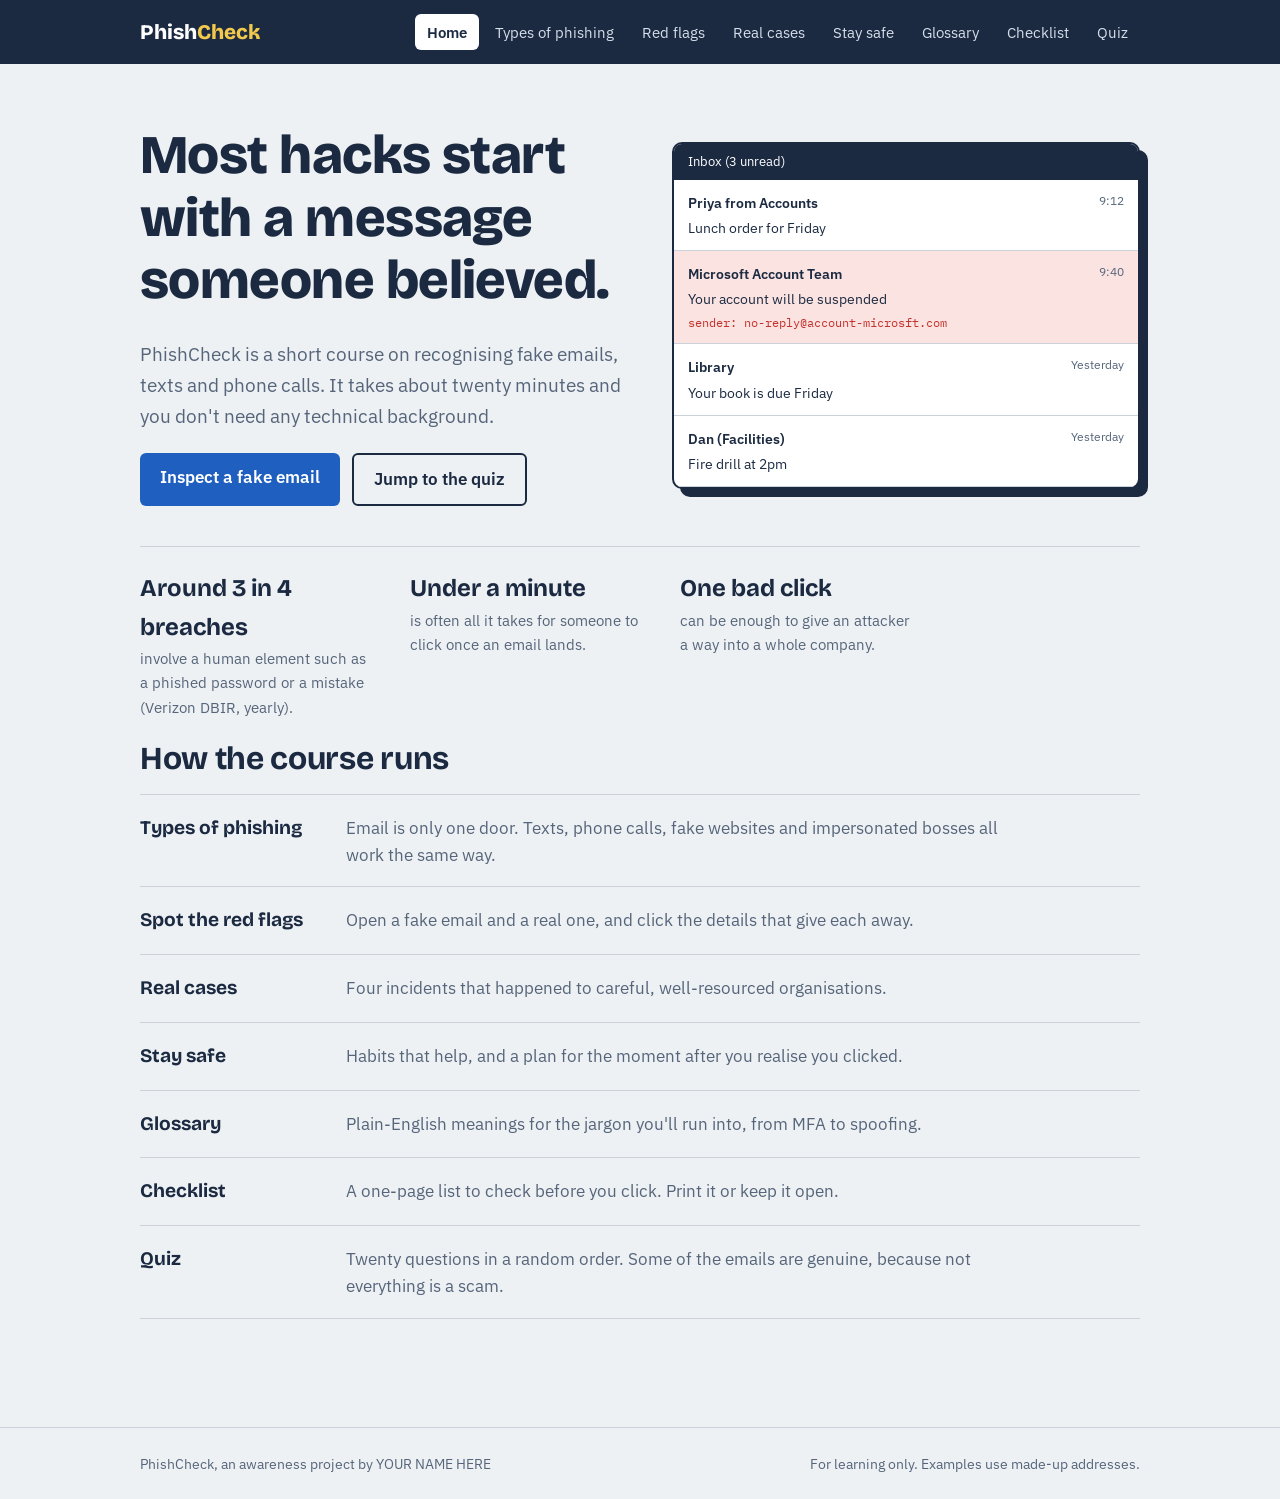
<file: index.html>
<!DOCTYPE html>
<html lang="en">
<head>
<meta charset="utf-8">
<meta name="viewport" content="width=device-width, initial-scale=1">
<title>Spot the hook before you bite | PhishCheck</title>
<meta name="description" content="A short, hands-on course on recognising phishing emails, texts and calls.">
<link rel="preconnect" href="https://fonts.googleapis.com">
<link rel="preconnect" href="https://fonts.gstatic.com" crossorigin>
<link href="https://fonts.googleapis.com/css2?family=Bricolage+Grotesque:wght@600;700;800&family=IBM+Plex+Mono&family=IBM+Plex+Sans:wght@400;600&display=swap" rel="stylesheet">
<link rel="stylesheet" href="css/style.css">
</head>
<body>
<a class="skip" href="#content">Skip to content</a>
<header class="site"><div class="wrap">
<a class="brand" href="index.html">Phish<span>Check</span></a>
<nav class="main" aria-label="Main"><a href="index.html" aria-current="page">Home</a><a href="types.html">Types of phishing</a><a href="red-flags.html">Red flags</a><a href="cases.html">Real cases</a><a href="stay-safe.html">Stay safe</a><a href="glossary.html">Glossary</a><a href="checklist.html">Checklist</a><a href="quiz.html">Quiz</a></nav>
</div></header>
<main id="content"><div class="wrap">

<div class="hero">
  <div>
    <h1>Most hacks start with a message someone believed.</h1>
    <p class="lead">PhishCheck is a short course on recognising fake emails, texts and phone calls. It takes about twenty minutes and you don't need any technical background.</p>
    <div class="actions">
      <a class="btn" href="red-flags.html">Inspect a fake email</a>
      <a class="btn ghost" href="quiz.html">Jump to the quiz</a>
    </div>
  </div>
  <div class="inbox" aria-label="Example inbox">
    <div class="bar">Inbox (3 unread)</div>
    <div class="row"><b>Priya from Accounts</b><small>9:12</small><span>Lunch order for Friday</span></div>
    <div class="row bad"><b>Microsoft Account Team</b><small>9:40</small><span>Your account will be suspended</span><span class="tag">sender: no-reply@account-microsft.com</span></div>
    <div class="row"><b>Library</b><small>Yesterday</small><span>Your book is due Friday</span></div>
    <div class="row"><b>Dan (Facilities)</b><small>Yesterday</small><span>Fire drill at 2pm</span></div>
  </div>
</div>
<div class="stats">
  <p><strong>Around 3 in 4 breaches</strong>involve a human element such as a phished password or a mistake (Verizon DBIR, yearly).</p>
  <p><strong>Under a minute</strong>is often all it takes for someone to click once an email lands.</p>
  <p><strong>One bad click</strong>can be enough to give an attacker a way into a whole company.</p>
</div>
<section>
  <h2>How the course runs</h2>
  <ul class="path">
    <li><a class="t" href="types.html">Types of phishing</a><p>Email is only one door. Texts, phone calls, fake websites and impersonated bosses all work the same way.</p></li>
    <li><a class="t" href="red-flags.html">Spot the red flags</a><p>Open a fake email and a real one, and click the details that give each away.</p></li>
    <li><a class="t" href="cases.html">Real cases</a><p>Four incidents that happened to careful, well-resourced organisations.</p></li>
    <li><a class="t" href="stay-safe.html">Stay safe</a><p>Habits that help, and a plan for the moment after you realise you clicked.</p></li>
    <li><a class="t" href="glossary.html">Glossary</a><p>Plain-English meanings for the jargon you'll run into, from MFA to spoofing.</p></li>
    <li><a class="t" href="checklist.html">Checklist</a><p>A one-page list to check before you click. Print it or keep it open.</p></li>
    <li><a class="t" href="quiz.html">Quiz</a><p>Twenty questions in a random order. Some of the emails are genuine, because not everything is a scam.</p></li>
  </ul>
</section>

</div></main>
<footer class="site"><div class="wrap">
<span>PhishCheck, an awareness project by YOUR NAME HERE</span>
<span>For learning only. Examples use made-up addresses.</span>
</div></footer>

</body>
</html>
</file>
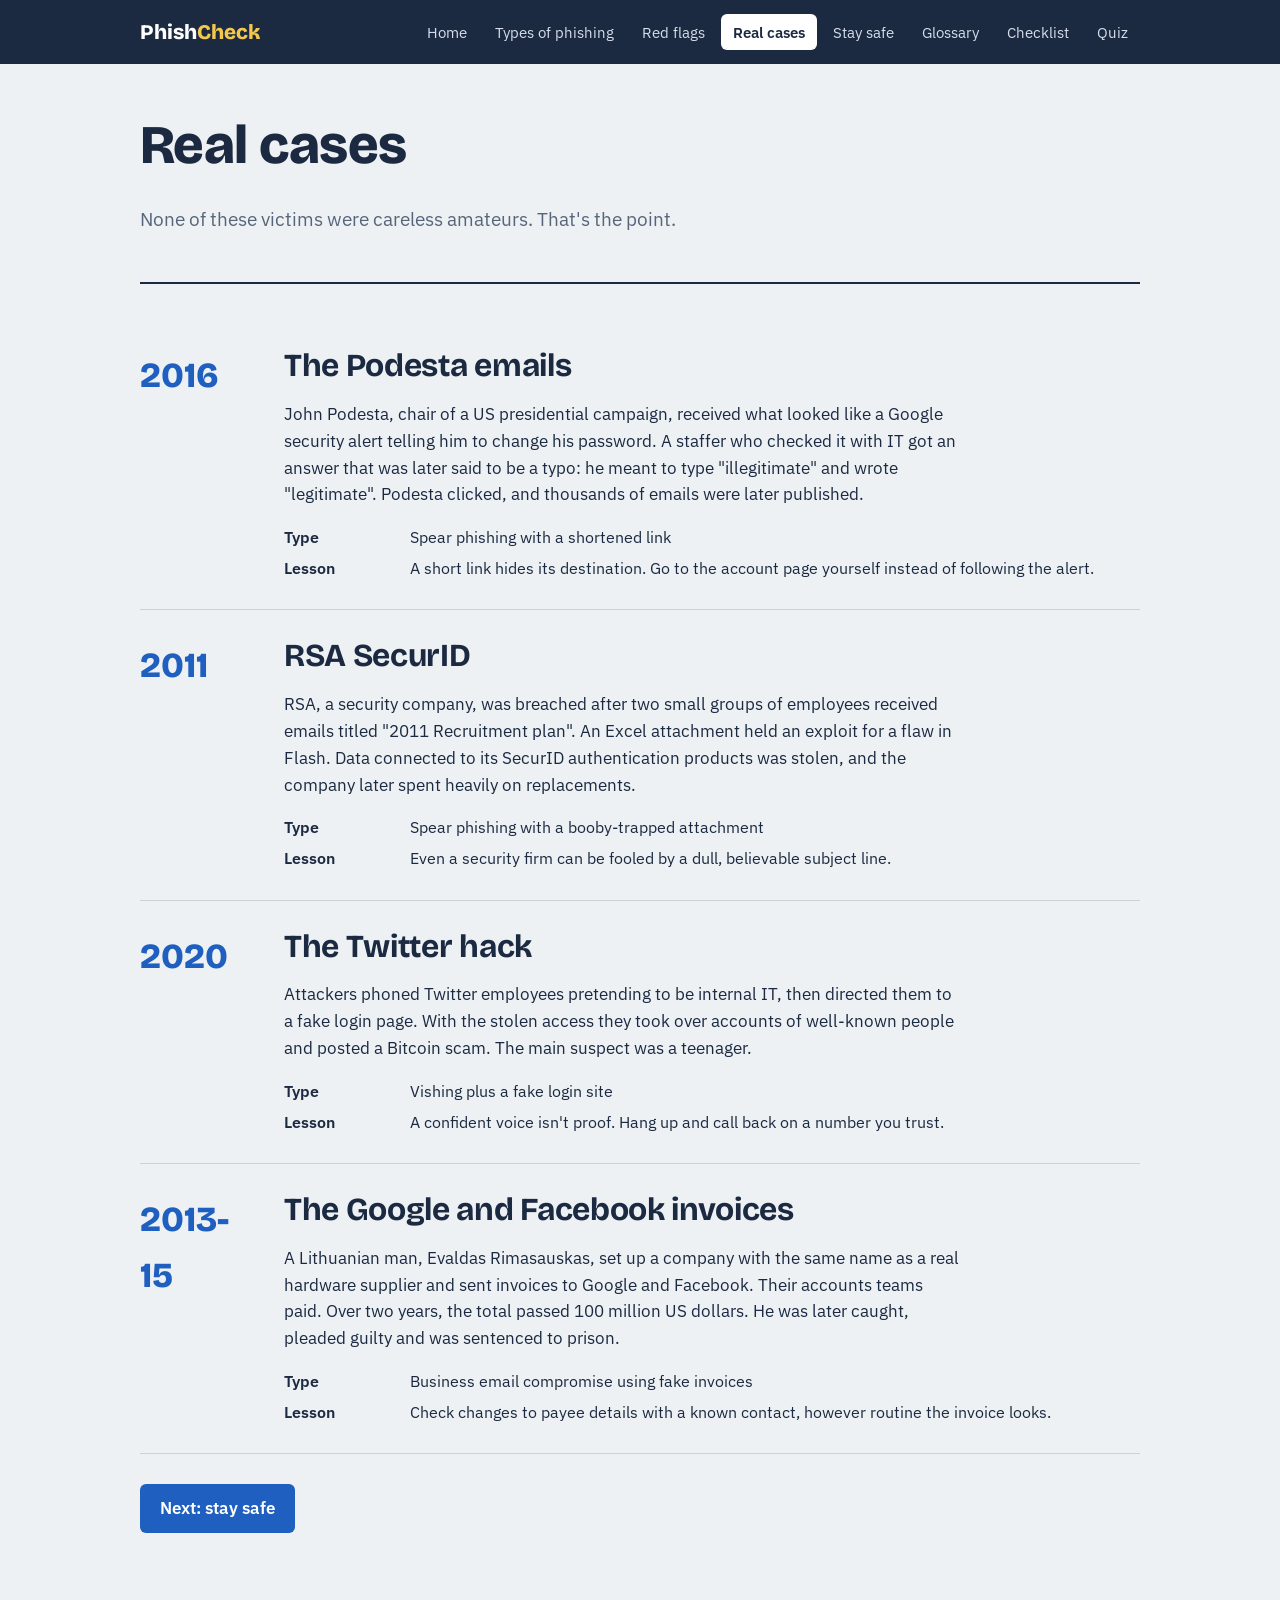
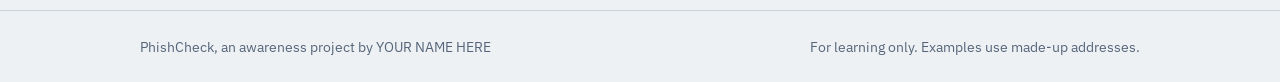
<file: cases.html>
<!DOCTYPE html>
<html lang="en">
<head>
<meta charset="utf-8">
<meta name="viewport" content="width=device-width, initial-scale=1">
<title>Real cases | PhishCheck</title>
<meta name="description" content="A short, hands-on course on recognising phishing emails, texts and calls.">
<link rel="preconnect" href="https://fonts.googleapis.com">
<link rel="preconnect" href="https://fonts.gstatic.com" crossorigin>
<link href="https://fonts.googleapis.com/css2?family=Bricolage+Grotesque:wght@600;700;800&family=IBM+Plex+Mono&family=IBM+Plex+Sans:wght@400;600&display=swap" rel="stylesheet">
<link rel="stylesheet" href="css/style.css">
</head>
<body>
<a class="skip" href="#content">Skip to content</a>
<header class="site"><div class="wrap">
<a class="brand" href="index.html">Phish<span>Check</span></a>
<nav class="main" aria-label="Main"><a href="index.html">Home</a><a href="types.html">Types of phishing</a><a href="red-flags.html">Red flags</a><a href="cases.html" aria-current="page">Real cases</a><a href="stay-safe.html">Stay safe</a><a href="glossary.html">Glossary</a><a href="checklist.html">Checklist</a><a href="quiz.html">Quiz</a></nav>
</div></header>
<main id="content"><div class="wrap">

<div class="pagehead"><h1>Real cases</h1><p class="lead">None of these victims were careless amateurs. That's the point.</p></div>

<div class="case"><div class="yr">2016</div><div>
<h2>The Podesta emails</h2>
<p>John Podesta, chair of a US presidential campaign, received what looked like a Google security alert telling him to change his password. A staffer who checked it with IT got an answer that was later said to be a typo: he meant to type "illegitimate" and wrote "legitimate". Podesta clicked, and thousands of emails were later published.</p>
<dl><dt>Type</dt><dd>Spear phishing with a shortened link</dd><dt>Lesson</dt><dd>A short link hides its destination. Go to the account page yourself instead of following the alert.</dd></dl></div></div>

<div class="case"><div class="yr">2011</div><div>
<h2>RSA SecurID</h2>
<p>RSA, a security company, was breached after two small groups of employees received emails titled "2011 Recruitment plan". An Excel attachment held an exploit for a flaw in Flash. Data connected to its SecurID authentication products was stolen, and the company later spent heavily on replacements.</p>
<dl><dt>Type</dt><dd>Spear phishing with a booby-trapped attachment</dd><dt>Lesson</dt><dd>Even a security firm can be fooled by a dull, believable subject line.</dd></dl></div></div>

<div class="case"><div class="yr">2020</div><div>
<h2>The Twitter hack</h2>
<p>Attackers phoned Twitter employees pretending to be internal IT, then directed them to a fake login page. With the stolen access they took over accounts of well-known people and posted a Bitcoin scam. The main suspect was a teenager.</p>
<dl><dt>Type</dt><dd>Vishing plus a fake login site</dd><dt>Lesson</dt><dd>A confident voice isn't proof. Hang up and call back on a number you trust.</dd></dl></div></div>

<div class="case"><div class="yr">2013-15</div><div>
<h2>The Google and Facebook invoices</h2>
<p>A Lithuanian man, Evaldas Rimasauskas, set up a company with the same name as a real hardware supplier and sent invoices to Google and Facebook. Their accounts teams paid. Over two years, the total passed 100 million US dollars. He was later caught, pleaded guilty and was sentenced to prison.</p>
<dl><dt>Type</dt><dd>Business email compromise using fake invoices</dd><dt>Lesson</dt><dd>Check changes to payee details with a known contact, however routine the invoice looks.</dd></dl></div></div>

<p style="margin-top:30px"><a class="btn" href="stay-safe.html">Next: stay safe</a></p>

</div></main>
<footer class="site"><div class="wrap">
<span>PhishCheck, an awareness project by YOUR NAME HERE</span>
<span>For learning only. Examples use made-up addresses.</span>
</div></footer>

</body>
</html>
</file>
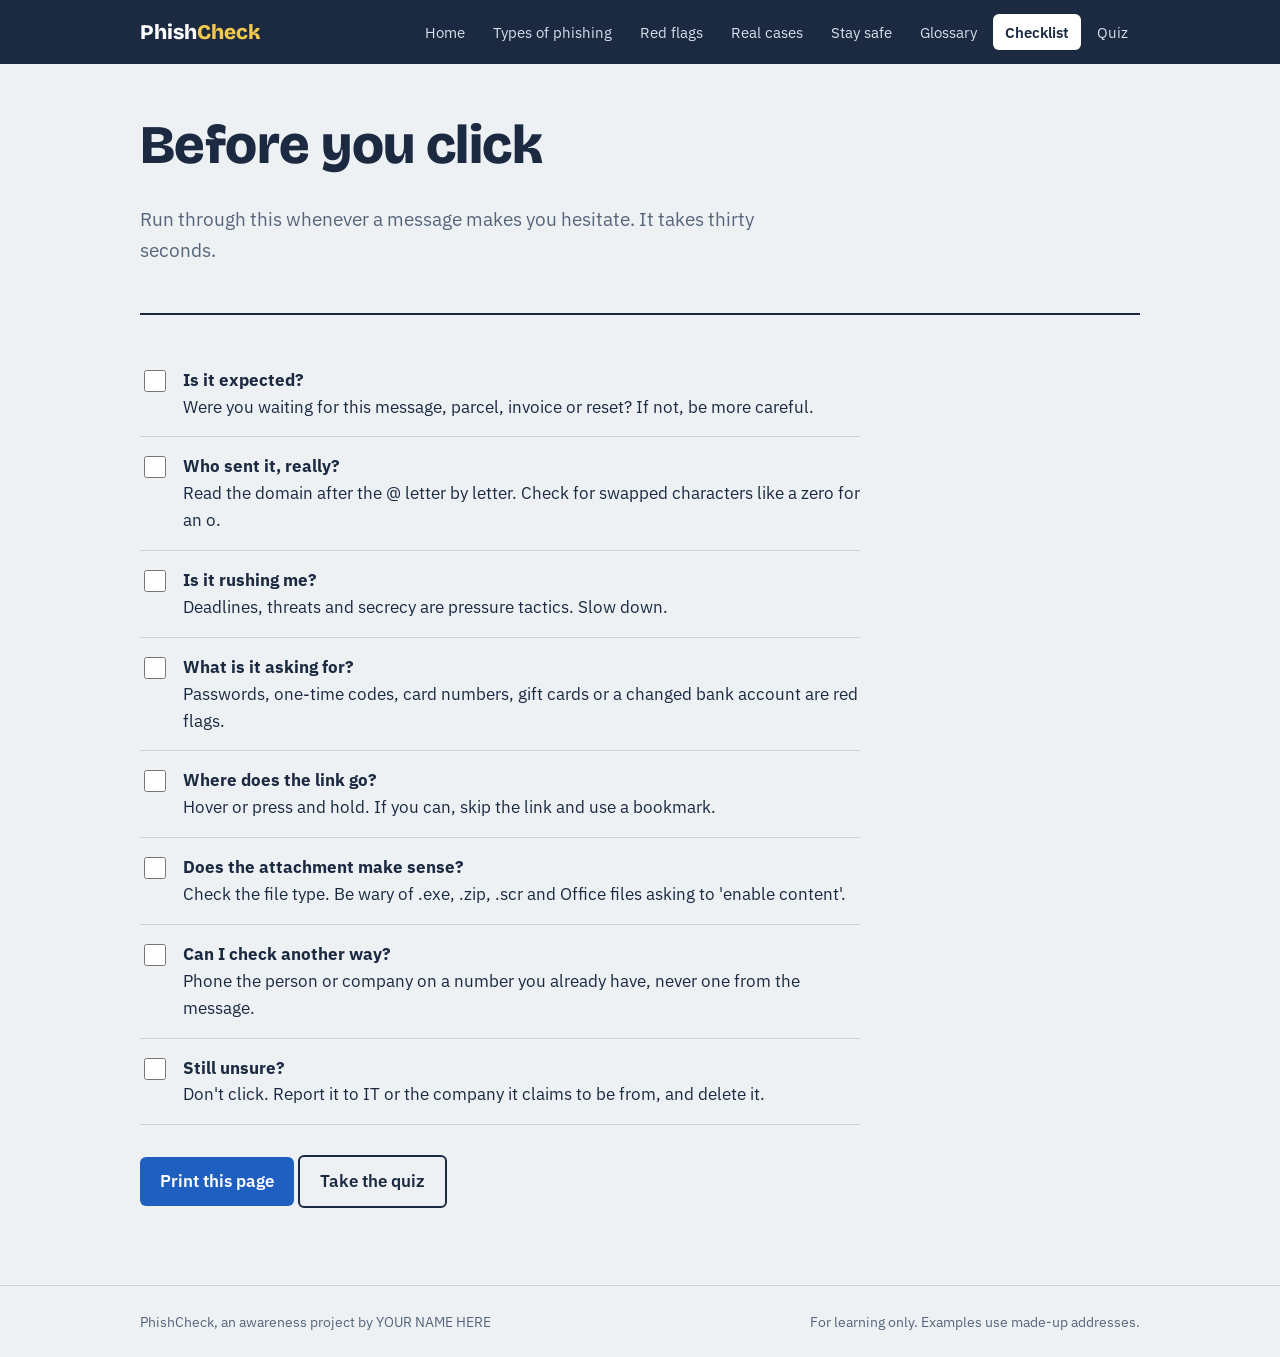
<file: checklist.html>
<!DOCTYPE html>
<html lang="en">
<head>
<meta charset="utf-8">
<meta name="viewport" content="width=device-width, initial-scale=1">
<title>Checklist | PhishCheck</title>
<meta name="description" content="A short, hands-on course on recognising phishing emails, texts and calls.">
<link rel="preconnect" href="https://fonts.googleapis.com">
<link rel="preconnect" href="https://fonts.gstatic.com" crossorigin>
<link href="https://fonts.googleapis.com/css2?family=Bricolage+Grotesque:wght@600;700;800&family=IBM+Plex+Mono&family=IBM+Plex+Sans:wght@400;600&display=swap" rel="stylesheet">
<link rel="stylesheet" href="css/style.css">
</head>
<body>
<a class="skip" href="#content">Skip to content</a>
<header class="site"><div class="wrap">
<a class="brand" href="index.html">Phish<span>Check</span></a>
<nav class="main" aria-label="Main"><a href="index.html">Home</a><a href="types.html">Types of phishing</a><a href="red-flags.html">Red flags</a><a href="cases.html">Real cases</a><a href="stay-safe.html">Stay safe</a><a href="glossary.html">Glossary</a><a href="checklist.html" aria-current="page">Checklist</a><a href="quiz.html">Quiz</a></nav>
</div></header>
<main id="content"><div class="wrap">

<div class="pagehead"><h1>Before you click</h1><p class="lead">Run through this whenever a message makes you hesitate. It takes thirty seconds.</p></div>
<ul class="check"><li><label><input type="checkbox"> <span><b>Is it expected?</b><br>Were you waiting for this message, parcel, invoice or reset? If not, be more careful.</span></label></li><li><label><input type="checkbox"> <span><b>Who sent it, really?</b><br>Read the domain after the @ letter by letter. Check for swapped characters like a zero for an o.</span></label></li><li><label><input type="checkbox"> <span><b>Is it rushing me?</b><br>Deadlines, threats and secrecy are pressure tactics. Slow down.</span></label></li><li><label><input type="checkbox"> <span><b>What is it asking for?</b><br>Passwords, one-time codes, card numbers, gift cards or a changed bank account are red flags.</span></label></li><li><label><input type="checkbox"> <span><b>Where does the link go?</b><br>Hover or press and hold. If you can, skip the link and use a bookmark.</span></label></li><li><label><input type="checkbox"> <span><b>Does the attachment make sense?</b><br>Check the file type. Be wary of .exe, .zip, .scr and Office files asking to 'enable content'.</span></label></li><li><label><input type="checkbox"> <span><b>Can I check another way?</b><br>Phone the person or company on a number you already have, never one from the message.</span></label></li><li><label><input type="checkbox"> <span><b>Still unsure?</b><br>Don't click. Report it to IT or the company it claims to be from, and delete it.</span></label></li></ul>
<p class="noprint" style="margin-top:30px"><button class="btn" type="button" onclick="window.print()">Print this page</button> <a class="btn ghost" href="quiz.html">Take the quiz</a></p>

</div></main>
<footer class="site"><div class="wrap">
<span>PhishCheck, an awareness project by YOUR NAME HERE</span>
<span>For learning only. Examples use made-up addresses.</span>
</div></footer>

</body>
</html>
</file>
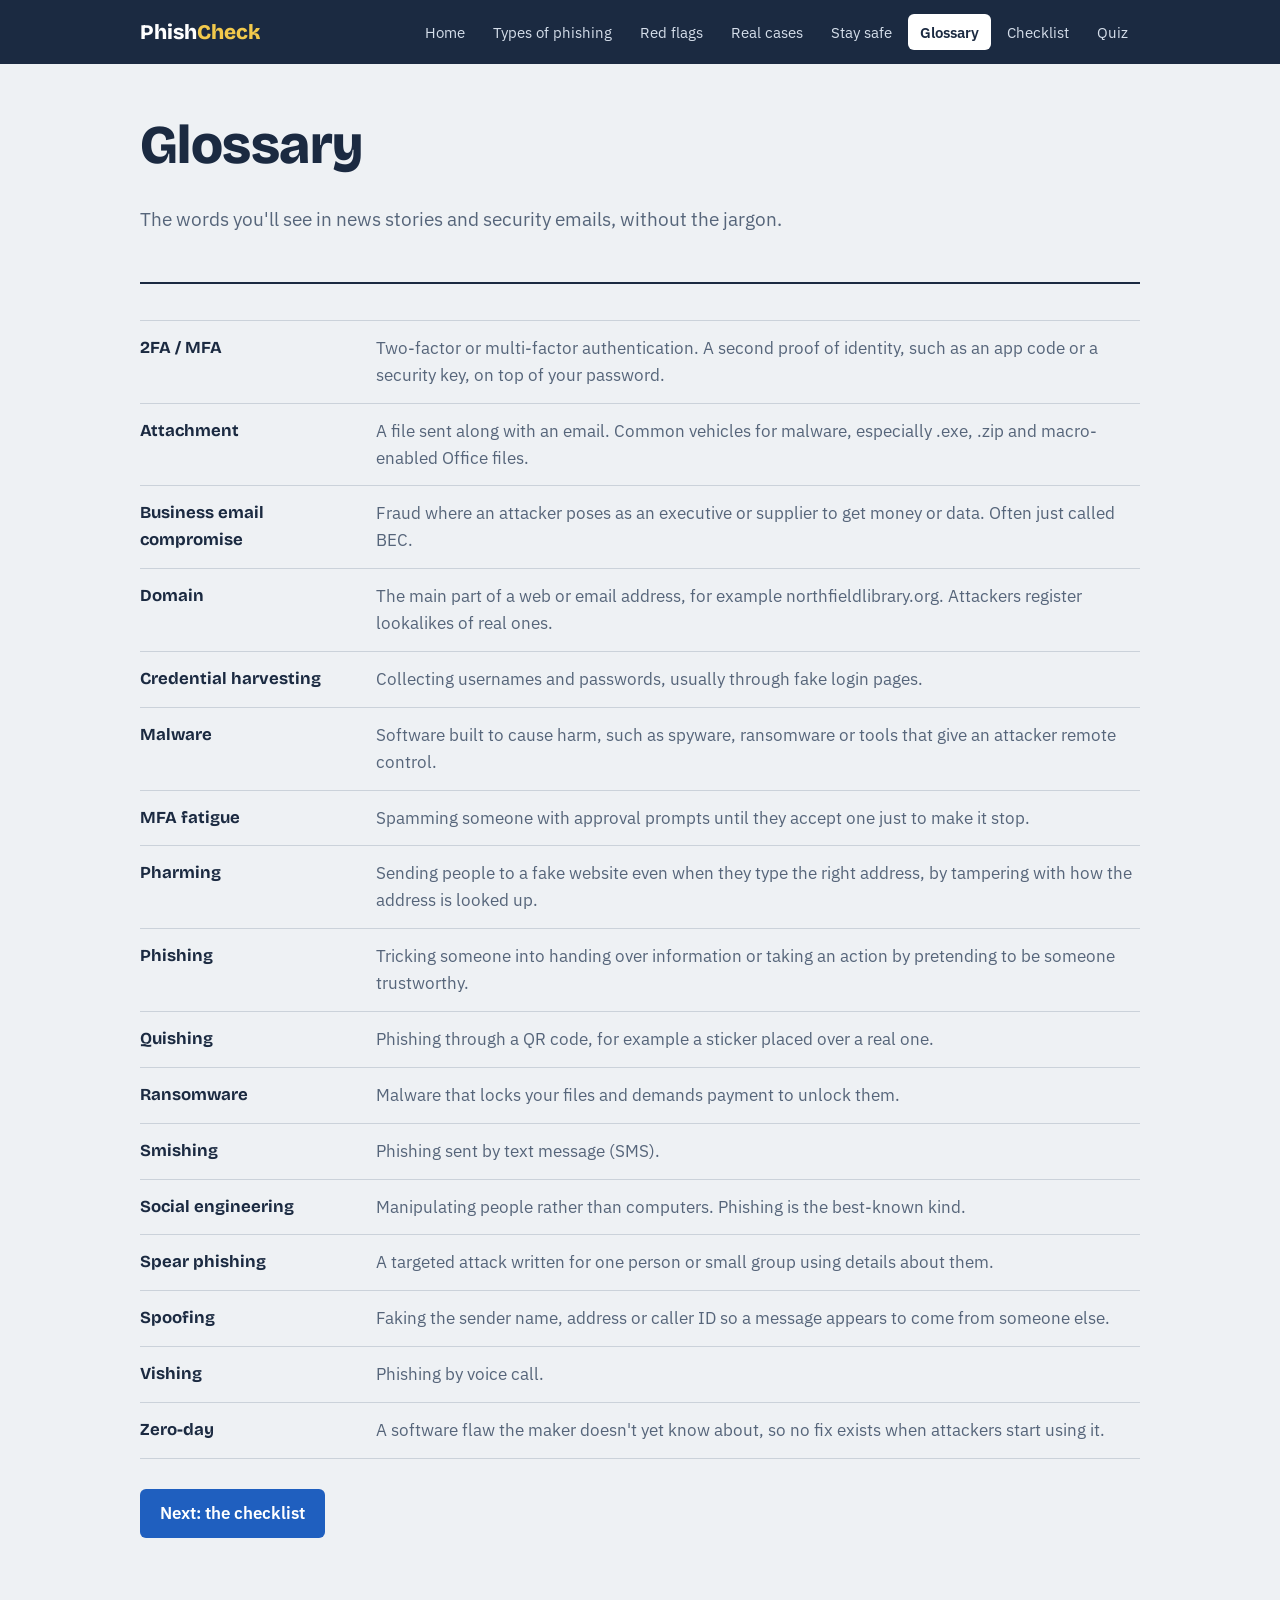
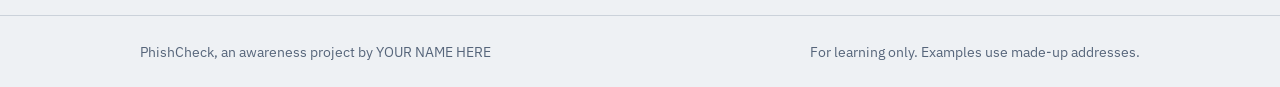
<file: glossary.html>
<!DOCTYPE html>
<html lang="en">
<head>
<meta charset="utf-8">
<meta name="viewport" content="width=device-width, initial-scale=1">
<title>Glossary | PhishCheck</title>
<meta name="description" content="A short, hands-on course on recognising phishing emails, texts and calls.">
<link rel="preconnect" href="https://fonts.googleapis.com">
<link rel="preconnect" href="https://fonts.gstatic.com" crossorigin>
<link href="https://fonts.googleapis.com/css2?family=Bricolage+Grotesque:wght@600;700;800&family=IBM+Plex+Mono&family=IBM+Plex+Sans:wght@400;600&display=swap" rel="stylesheet">
<link rel="stylesheet" href="css/style.css">
</head>
<body>
<a class="skip" href="#content">Skip to content</a>
<header class="site"><div class="wrap">
<a class="brand" href="index.html">Phish<span>Check</span></a>
<nav class="main" aria-label="Main"><a href="index.html">Home</a><a href="types.html">Types of phishing</a><a href="red-flags.html">Red flags</a><a href="cases.html">Real cases</a><a href="stay-safe.html">Stay safe</a><a href="glossary.html" aria-current="page">Glossary</a><a href="checklist.html">Checklist</a><a href="quiz.html">Quiz</a></nav>
</div></header>
<main id="content"><div class="wrap">

<div class="pagehead"><h1>Glossary</h1><p class="lead">The words you'll see in news stories and security emails, without the jargon.</p></div>
<dl class="glossary"><div class="term"><dt>2FA / MFA</dt><dd>Two-factor or multi-factor authentication. A second proof of identity, such as an app code or a security key, on top of your password.</dd></div><div class="term"><dt>Attachment</dt><dd>A file sent along with an email. Common vehicles for malware, especially .exe, .zip and macro-enabled Office files.</dd></div><div class="term"><dt>Business email compromise</dt><dd>Fraud where an attacker poses as an executive or supplier to get money or data. Often just called BEC.</dd></div><div class="term"><dt>Domain</dt><dd>The main part of a web or email address, for example northfieldlibrary.org. Attackers register lookalikes of real ones.</dd></div><div class="term"><dt>Credential harvesting</dt><dd>Collecting usernames and passwords, usually through fake login pages.</dd></div><div class="term"><dt>Malware</dt><dd>Software built to cause harm, such as spyware, ransomware or tools that give an attacker remote control.</dd></div><div class="term"><dt>MFA fatigue</dt><dd>Spamming someone with approval prompts until they accept one just to make it stop.</dd></div><div class="term"><dt>Pharming</dt><dd>Sending people to a fake website even when they type the right address, by tampering with how the address is looked up.</dd></div><div class="term"><dt>Phishing</dt><dd>Tricking someone into handing over information or taking an action by pretending to be someone trustworthy.</dd></div><div class="term"><dt>Quishing</dt><dd>Phishing through a QR code, for example a sticker placed over a real one.</dd></div><div class="term"><dt>Ransomware</dt><dd>Malware that locks your files and demands payment to unlock them.</dd></div><div class="term"><dt>Smishing</dt><dd>Phishing sent by text message (SMS).</dd></div><div class="term"><dt>Social engineering</dt><dd>Manipulating people rather than computers. Phishing is the best-known kind.</dd></div><div class="term"><dt>Spear phishing</dt><dd>A targeted attack written for one person or small group using details about them.</dd></div><div class="term"><dt>Spoofing</dt><dd>Faking the sender name, address or caller ID so a message appears to come from someone else.</dd></div><div class="term"><dt>Vishing</dt><dd>Phishing by voice call.</dd></div><div class="term"><dt>Zero-day</dt><dd>A software flaw the maker doesn't yet know about, so no fix exists when attackers start using it.</dd></div></dl>
<p style="margin-top:30px"><a class="btn" href="checklist.html">Next: the checklist</a></p>

</div></main>
<footer class="site"><div class="wrap">
<span>PhishCheck, an awareness project by YOUR NAME HERE</span>
<span>For learning only. Examples use made-up addresses.</span>
</div></footer>

</body>
</html>
</file>
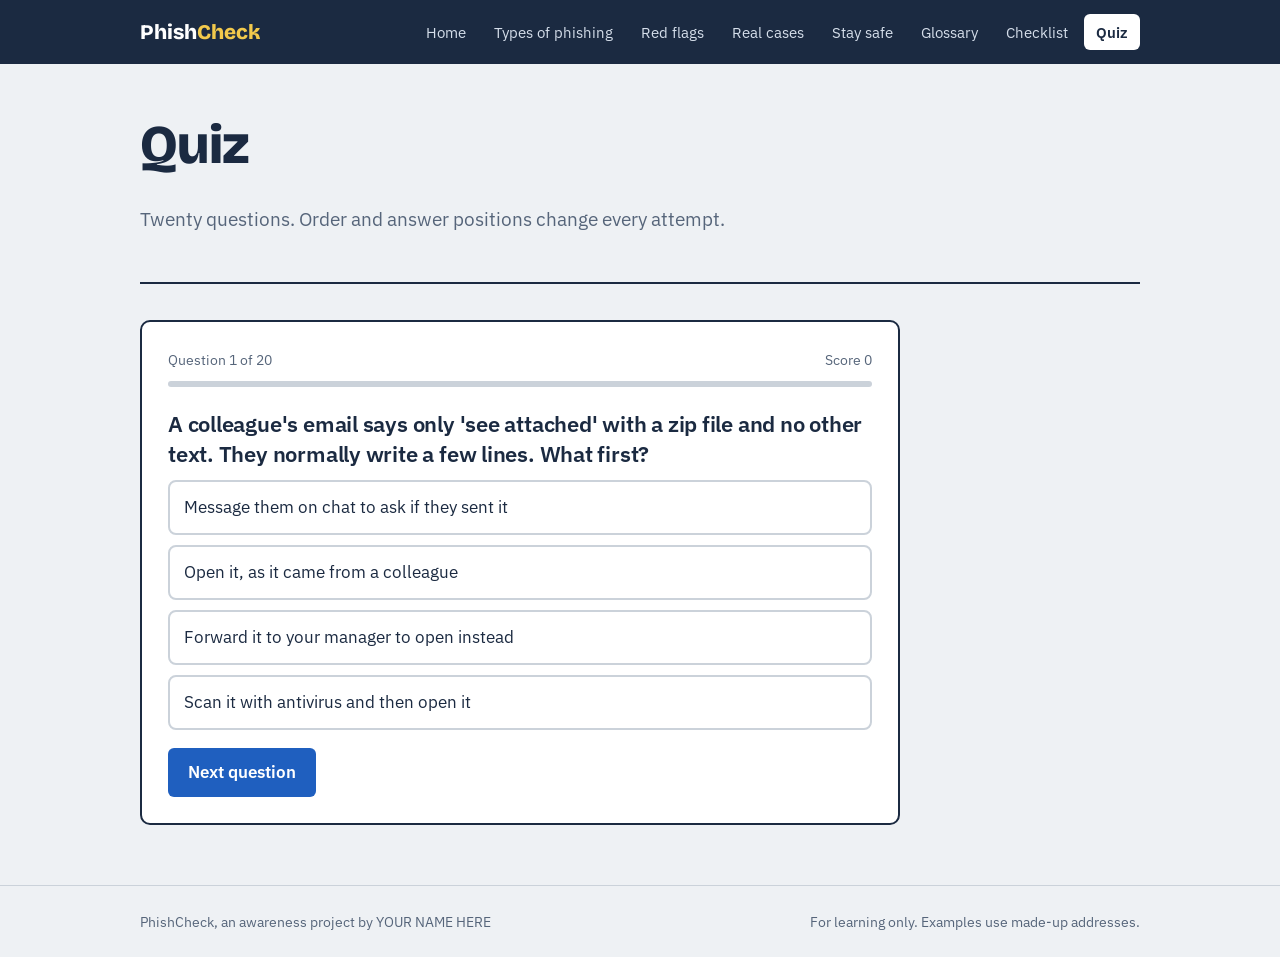
<file: quiz.html>
<!DOCTYPE html>
<html lang="en">
<head>
<meta charset="utf-8">
<meta name="viewport" content="width=device-width, initial-scale=1">
<title>Quiz | PhishCheck</title>
<meta name="description" content="A short, hands-on course on recognising phishing emails, texts and calls.">
<link rel="preconnect" href="https://fonts.googleapis.com">
<link rel="preconnect" href="https://fonts.gstatic.com" crossorigin>
<link href="https://fonts.googleapis.com/css2?family=Bricolage+Grotesque:wght@600;700;800&family=IBM+Plex+Mono&family=IBM+Plex+Sans:wght@400;600&display=swap" rel="stylesheet">
<link rel="stylesheet" href="css/style.css">
</head>
<body>
<a class="skip" href="#content">Skip to content</a>
<header class="site"><div class="wrap">
<a class="brand" href="index.html">Phish<span>Check</span></a>
<nav class="main" aria-label="Main"><a href="index.html">Home</a><a href="types.html">Types of phishing</a><a href="red-flags.html">Red flags</a><a href="cases.html">Real cases</a><a href="stay-safe.html">Stay safe</a><a href="glossary.html">Glossary</a><a href="checklist.html">Checklist</a><a href="quiz.html" aria-current="page">Quiz</a></nav>
</div></header>
<main id="content"><div class="wrap">

<div class="pagehead"><h1>Quiz</h1><p class="lead">Twenty questions. Order and answer positions change every attempt.</p></div>
<div id="quizHost"></div>

</div></main>
<footer class="site"><div class="wrap">
<span>PhishCheck, an awareness project by YOUR NAME HERE</span>
<span>For learning only. Examples use made-up addresses.</span>
</div></footer>
<script src="js/quiz.js"></script>
</body>
</html>
</file>
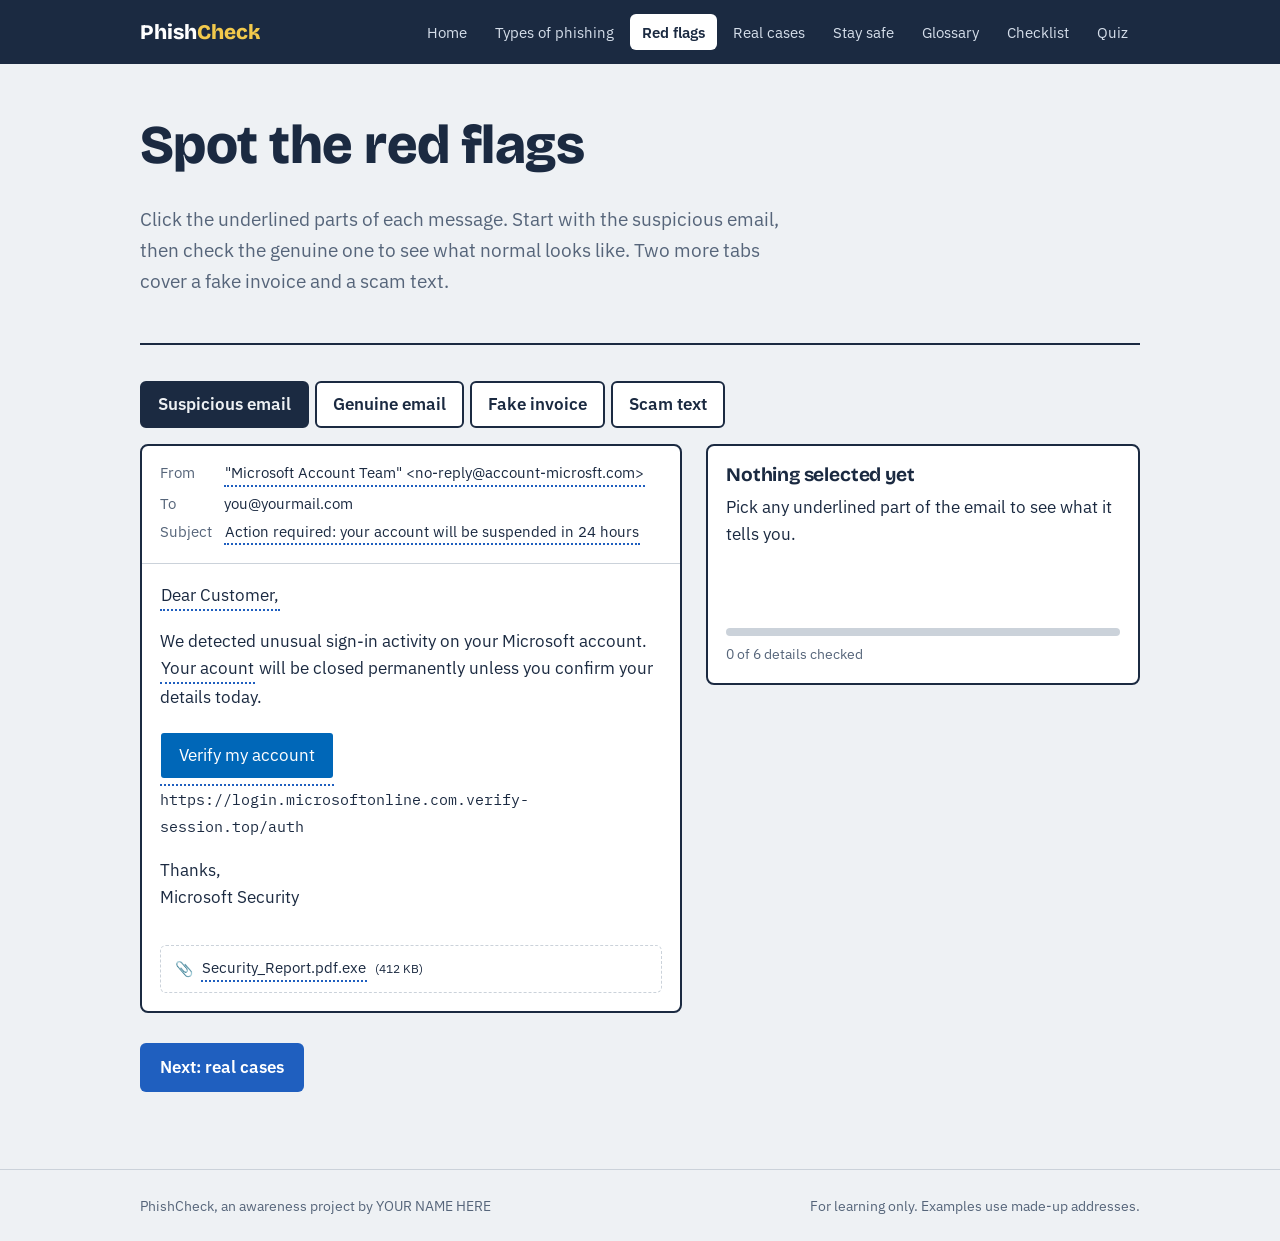
<file: red-flags.html>
<!DOCTYPE html>
<html lang="en">
<head>
<meta charset="utf-8">
<meta name="viewport" content="width=device-width, initial-scale=1">
<title>Spot the red flags | PhishCheck</title>
<meta name="description" content="A short, hands-on course on recognising phishing emails, texts and calls.">
<link rel="preconnect" href="https://fonts.googleapis.com">
<link rel="preconnect" href="https://fonts.gstatic.com" crossorigin>
<link href="https://fonts.googleapis.com/css2?family=Bricolage+Grotesque:wght@600;700;800&family=IBM+Plex+Mono&family=IBM+Plex+Sans:wght@400;600&display=swap" rel="stylesheet">
<link rel="stylesheet" href="css/style.css">
</head>
<body>
<a class="skip" href="#content">Skip to content</a>
<header class="site"><div class="wrap">
<a class="brand" href="index.html">Phish<span>Check</span></a>
<nav class="main" aria-label="Main"><a href="index.html">Home</a><a href="types.html">Types of phishing</a><a href="red-flags.html" aria-current="page">Red flags</a><a href="cases.html">Real cases</a><a href="stay-safe.html">Stay safe</a><a href="glossary.html">Glossary</a><a href="checklist.html">Checklist</a><a href="quiz.html">Quiz</a></nav>
</div></header>
<main id="content"><div class="wrap">

<div class="pagehead"><h1>Spot the red flags</h1>
<p class="lead">Click the underlined parts of each message. Start with the suspicious email, then check the genuine one to see what normal looks like. Two more tabs cover a fake invoice and a scam text.</p></div>

<div class="tabs" role="tablist" aria-label="Choose an email">
  <button role="tab" id="tab-bad" aria-selected="true" data-mail="bad">Suspicious email</button>
  <button role="tab" id="tab-good" aria-selected="false" data-mail="good">Genuine email</button>
  <button role="tab" id="tab-invoice" aria-selected="false" data-mail="invoice">Fake invoice</button>
  <button role="tab" id="tab-text" aria-selected="false" data-mail="text">Scam text</button>
</div>

<div class="explorer">
  <div id="mailHost"></div>
  <aside class="panel" aria-live="polite">
    <h3 id="pTitle">Nothing selected yet</h3>
    <p class="why" id="pText">Pick any underlined part of the message to see what it tells you.</p>
    <div class="meter"><i id="bar"></i></div>
    <p class="count" id="count"></p>
    <div class="done" id="done"></div>
  </aside>
</div>
<p style="margin-top:30px"><a class="btn" href="cases.html">Next: real cases</a></p>

</div></main>
<footer class="site"><div class="wrap">
<span>PhishCheck, an awareness project by YOUR NAME HERE</span>
<span>For learning only. Examples use made-up addresses.</span>
</div></footer>
<script src="js/redflags.js"></script>
</body>
</html>
</file>
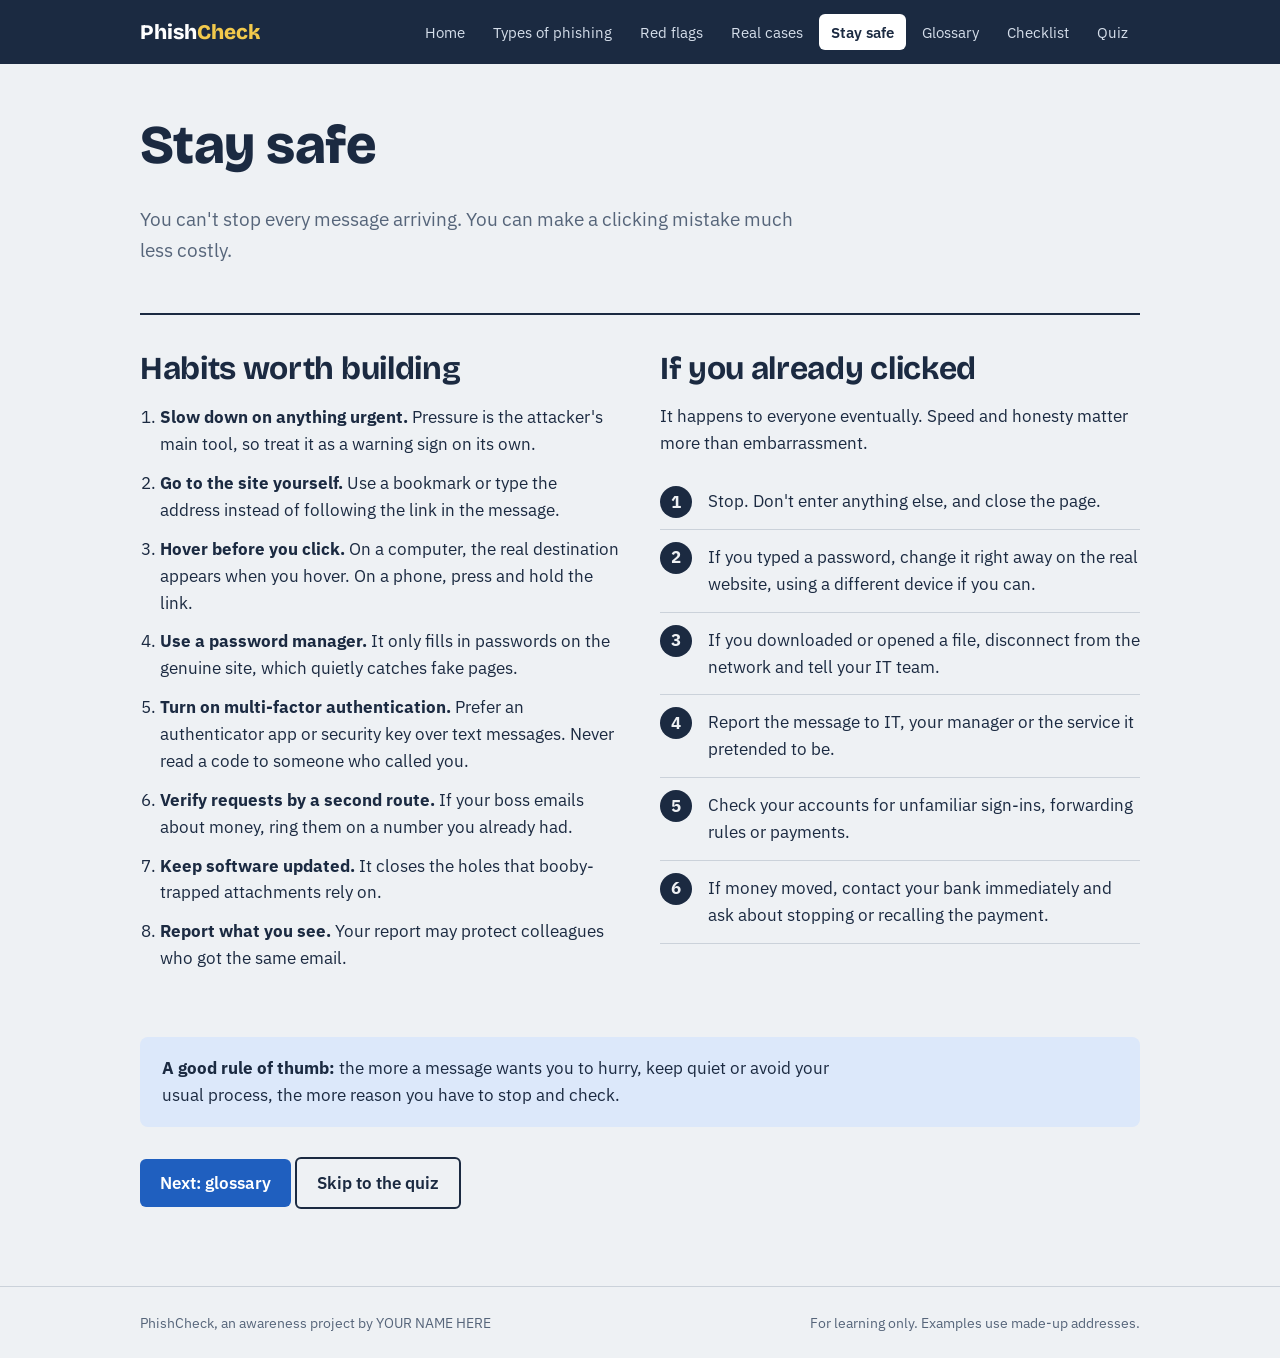
<file: stay-safe.html>
<!DOCTYPE html>
<html lang="en">
<head>
<meta charset="utf-8">
<meta name="viewport" content="width=device-width, initial-scale=1">
<title>Stay safe | PhishCheck</title>
<meta name="description" content="A short, hands-on course on recognising phishing emails, texts and calls.">
<link rel="preconnect" href="https://fonts.googleapis.com">
<link rel="preconnect" href="https://fonts.gstatic.com" crossorigin>
<link href="https://fonts.googleapis.com/css2?family=Bricolage+Grotesque:wght@600;700;800&family=IBM+Plex+Mono&family=IBM+Plex+Sans:wght@400;600&display=swap" rel="stylesheet">
<link rel="stylesheet" href="css/style.css">
</head>
<body>
<a class="skip" href="#content">Skip to content</a>
<header class="site"><div class="wrap">
<a class="brand" href="index.html">Phish<span>Check</span></a>
<nav class="main" aria-label="Main"><a href="index.html">Home</a><a href="types.html">Types of phishing</a><a href="red-flags.html">Red flags</a><a href="cases.html">Real cases</a><a href="stay-safe.html" aria-current="page">Stay safe</a><a href="glossary.html">Glossary</a><a href="checklist.html">Checklist</a><a href="quiz.html">Quiz</a></nav>
</div></header>
<main id="content"><div class="wrap">

<div class="pagehead"><h1>Stay safe</h1><p class="lead">You can't stop every message arriving. You can make a clicking mistake much less costly.</p></div>
<div class="twocol">
<section>
<h2>Habits worth building</h2>
<ol class="habits">
<li><b>Slow down on anything urgent.</b> Pressure is the attacker's main tool, so treat it as a warning sign on its own.</li>
<li><b>Go to the site yourself.</b> Use a bookmark or type the address instead of following the link in the message.</li>
<li><b>Hover before you click.</b> On a computer, the real destination appears when you hover. On a phone, press and hold the link.</li>
<li><b>Use a password manager.</b> It only fills in passwords on the genuine site, which quietly catches fake pages.</li>
<li><b>Turn on multi-factor authentication.</b> Prefer an authenticator app or security key over text messages. Never read a code to someone who called you.</li>
<li><b>Verify requests by a second route.</b> If your boss emails about money, ring them on a number you already had.</li>
<li><b>Keep software updated.</b> It closes the holes that booby-trapped attachments rely on.</li>
<li><b>Report what you see.</b> Your report may protect colleagues who got the same email.</li>
</ol>
</section>
<section>
<h2>If you already clicked</h2>
<p>It happens to everyone eventually. Speed and honesty matter more than embarrassment.</p>
<ol class="steps">
<li>Stop. Don't enter anything else, and close the page.</li>
<li>If you typed a password, change it right away on the real website, using a different device if you can.</li>
<li>If you downloaded or opened a file, disconnect from the network and tell your IT team.</li>
<li>Report the message to IT, your manager or the service it pretended to be.</li>
<li>Check your accounts for unfamiliar sign-ins, forwarding rules or payments.</li>
<li>If money moved, contact your bank immediately and ask about stopping or recalling the payment.</li>
</ol>
</section>
</div>
<div class="callout"><p><b>A good rule of thumb:</b> the more a message wants you to hurry, keep quiet or avoid your usual process, the more reason you have to stop and check.</p></div>
<p style="margin-top:30px"><a class="btn" href="glossary.html">Next: glossary</a> <a class="btn ghost" href="quiz.html">Skip to the quiz</a></p>

</div></main>
<footer class="site"><div class="wrap">
<span>PhishCheck, an awareness project by YOUR NAME HERE</span>
<span>For learning only. Examples use made-up addresses.</span>
</div></footer>

</body>
</html>
</file>
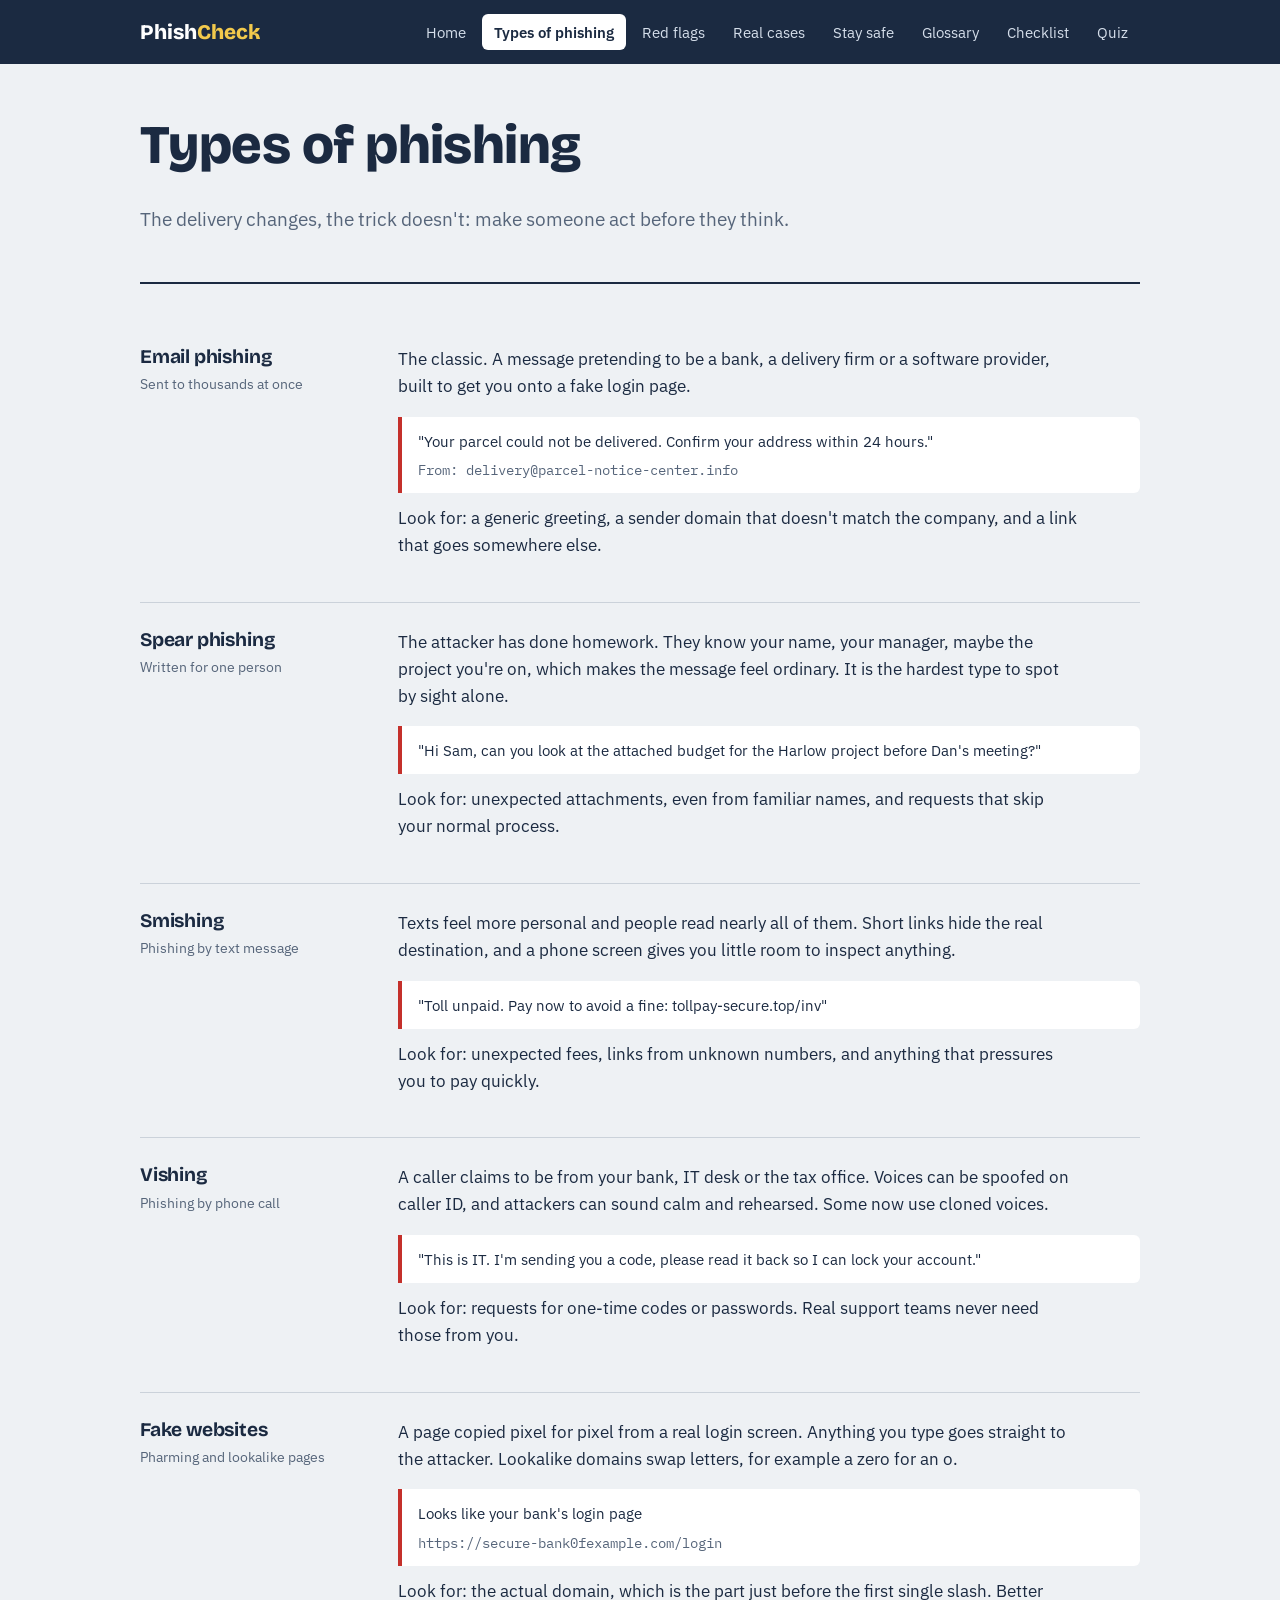
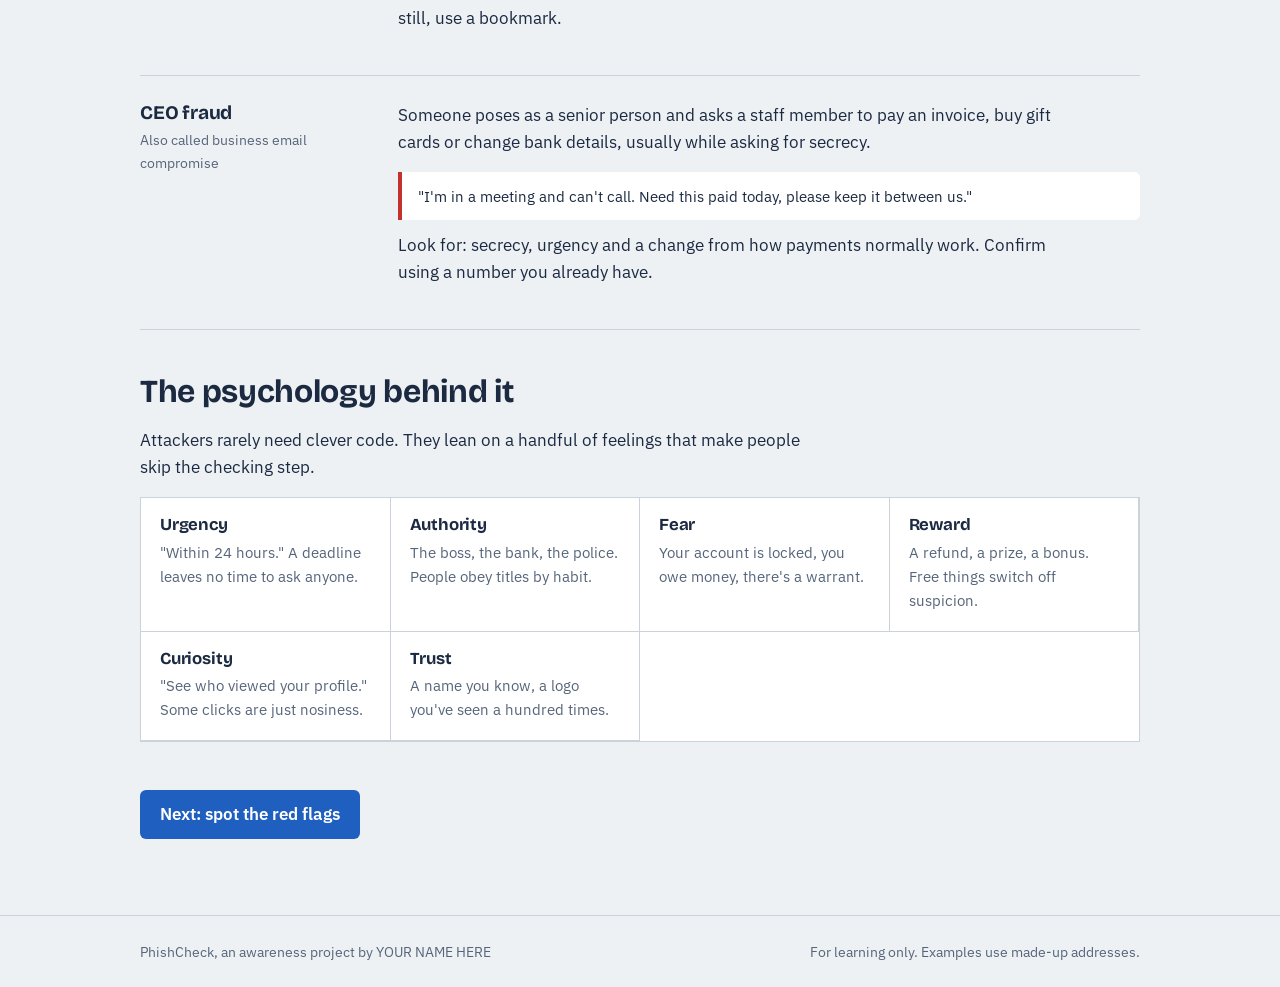
<file: types.html>
<!DOCTYPE html>
<html lang="en">
<head>
<meta charset="utf-8">
<meta name="viewport" content="width=device-width, initial-scale=1">
<title>Types of phishing | PhishCheck</title>
<meta name="description" content="A short, hands-on course on recognising phishing emails, texts and calls.">
<link rel="preconnect" href="https://fonts.googleapis.com">
<link rel="preconnect" href="https://fonts.gstatic.com" crossorigin>
<link href="https://fonts.googleapis.com/css2?family=Bricolage+Grotesque:wght@600;700;800&family=IBM+Plex+Mono&family=IBM+Plex+Sans:wght@400;600&display=swap" rel="stylesheet">
<link rel="stylesheet" href="css/style.css">
</head>
<body>
<a class="skip" href="#content">Skip to content</a>
<header class="site"><div class="wrap">
<a class="brand" href="index.html">Phish<span>Check</span></a>
<nav class="main" aria-label="Main"><a href="index.html">Home</a><a href="types.html" aria-current="page">Types of phishing</a><a href="red-flags.html">Red flags</a><a href="cases.html">Real cases</a><a href="stay-safe.html">Stay safe</a><a href="glossary.html">Glossary</a><a href="checklist.html">Checklist</a><a href="quiz.html">Quiz</a></nav>
</div></header>
<main id="content"><div class="wrap">

<div class="pagehead"><h1>Types of phishing</h1><p class="lead">The delivery changes, the trick doesn't: make someone act before they think.</p></div>

<div class="type"><div><h3>Email phishing</h3><div class="via">Sent to thousands at once</div></div>
<div><p>The classic. A message pretending to be a bank, a delivery firm or a software provider, built to get you onto a fake login page.</p>
<div class="example">"Your parcel could not be delivered. Confirm your address within 24 hours."<span class="mono">From: delivery@parcel-notice-center.info</span></div>
<p>Look for: a generic greeting, a sender domain that doesn't match the company, and a link that goes somewhere else.</p></div></div>

<div class="type"><div><h3>Spear phishing</h3><div class="via">Written for one person</div></div>
<div><p>The attacker has done homework. They know your name, your manager, maybe the project you're on, which makes the message feel ordinary. It is the hardest type to spot by sight alone.</p>
<div class="example">"Hi Sam, can you look at the attached budget for the Harlow project before Dan's meeting?"</div>
<p>Look for: unexpected attachments, even from familiar names, and requests that skip your normal process.</p></div></div>

<div class="type"><div><h3>Smishing</h3><div class="via">Phishing by text message</div></div>
<div><p>Texts feel more personal and people read nearly all of them. Short links hide the real destination, and a phone screen gives you little room to inspect anything.</p>
<div class="example">"Toll unpaid. Pay now to avoid a fine: tollpay-secure.top/inv"</div>
<p>Look for: unexpected fees, links from unknown numbers, and anything that pressures you to pay quickly.</p></div></div>

<div class="type"><div><h3>Vishing</h3><div class="via">Phishing by phone call</div></div>
<div><p>A caller claims to be from your bank, IT desk or the tax office. Voices can be spoofed on caller ID, and attackers can sound calm and rehearsed. Some now use cloned voices.</p>
<div class="example">"This is IT. I'm sending you a code, please read it back so I can lock your account."</div>
<p>Look for: requests for one-time codes or passwords. Real support teams never need those from you.</p></div></div>

<div class="type"><div><h3>Fake websites</h3><div class="via">Pharming and lookalike pages</div></div>
<div><p>A page copied pixel for pixel from a real login screen. Anything you type goes straight to the attacker. Lookalike domains swap letters, for example a zero for an o.</p>
<div class="example">Looks like your bank's login page<span class="mono">https://secure-bank0fexample.com/login</span></div>
<p>Look for: the actual domain, which is the part just before the first single slash. Better still, use a bookmark.</p></div></div>

<div class="type"><div><h3>CEO fraud</h3><div class="via">Also called business email compromise</div></div>
<div><p>Someone poses as a senior person and asks a staff member to pay an invoice, buy gift cards or change bank details, usually while asking for secrecy.</p>
<div class="example">"I'm in a meeting and can't call. Need this paid today, please keep it between us."</div>
<p>Look for: secrecy, urgency and a change from how payments normally work. Confirm using a number you already have.</p></div></div>

<section style="margin-top:44px">
<h2>The psychology behind it</h2>
<p>Attackers rarely need clever code. They lean on a handful of feelings that make people skip the checking step.</p>
<div class="tactics">
<div><h3>Urgency</h3><p>"Within 24 hours." A deadline leaves no time to ask anyone.</p></div>
<div><h3>Authority</h3><p>The boss, the bank, the police. People obey titles by habit.</p></div>
<div><h3>Fear</h3><p>Your account is locked, you owe money, there's a warrant.</p></div>
<div><h3>Reward</h3><p>A refund, a prize, a bonus. Free things switch off suspicion.</p></div>
<div><h3>Curiosity</h3><p>"See who viewed your profile." Some clicks are just nosiness.</p></div>
<div><h3>Trust</h3><p>A name you know, a logo you've seen a hundred times.</p></div>
</div>
</section>
<p><a class="btn" href="red-flags.html">Next: spot the red flags</a></p>

</div></main>
<footer class="site"><div class="wrap">
<span>PhishCheck, an awareness project by YOUR NAME HERE</span>
<span>For learning only. Examples use made-up addresses.</span>
</div></footer>

</body>
</html>
</file>
<file: css/style.css>
:root{
  --paper:#EEF1F4; --surface:#FFFFFF; --ink:#1B2A41; --muted:#56657A;
  --line:#CBD2DA; --blue:#1F5FBF; --blue-soft:#DCE8FA; --red:#C4302B; --red-soft:#FBE3E1;
  --green:#1E7A4C; --green-soft:#DDF1E6; --amber:#F2C94C;
  --head:'Bricolage Grotesque','Segoe UI',system-ui,sans-serif;
  --body:'IBM Plex Sans','Segoe UI',system-ui,sans-serif;
  --mono:'IBM Plex Mono',Consolas,'Courier New',monospace;
}
*{box-sizing:border-box}
html{scroll-behavior:smooth}
body{margin:0;background:var(--paper);color:var(--ink);font-family:var(--body);font-size:1.05rem;line-height:1.6}
h1,h2,h3{font-family:var(--head);line-height:1.15;margin:0 0 .5em;letter-spacing:-.01em}
h1{font-size:clamp(2.1rem,5vw,3.4rem);font-weight:800}
h2{font-size:clamp(1.5rem,3vw,2rem);font-weight:700}
h3{font-size:1.2rem;font-weight:700}
p{margin:0 0 1em;max-width:68ch}
a{color:var(--blue)}
code,.mono{font-family:var(--mono);font-size:.92em}
:focus-visible{outline:3px solid var(--blue);outline-offset:2px;border-radius:4px}
.wrap{max-width:1040px;margin:0 auto;padding:0 20px}
.skip{position:absolute;left:-999px}.skip:focus{left:10px;top:10px;background:var(--surface);padding:8px 12px;z-index:99}

/* header */
header.site{background:var(--ink);color:#fff}
header.site .wrap{display:flex;align-items:center;gap:20px;flex-wrap:wrap;padding-top:14px;padding-bottom:14px}
.brand{font-family:var(--head);font-weight:800;font-size:1.3rem;color:#fff;text-decoration:none;margin-right:auto}
.brand span{color:var(--amber)}
nav.main{display:flex;gap:4px;flex-wrap:wrap}
nav.main a{color:#D5DEEA;text-decoration:none;padding:6px 12px;border-radius:6px;font-size:.95rem}
nav.main a:hover{background:rgba(255,255,255,.12);color:#fff}
nav.main a[aria-current="page"]{background:#fff;color:var(--ink);font-weight:600}

main{padding:40px 0 60px}
.lead{font-size:1.2rem;color:var(--muted);max-width:60ch}
.pagehead{padding:10px 0 28px;border-bottom:2px solid var(--ink);margin-bottom:36px}
section{margin-bottom:48px}

/* buttons */
.btn{display:inline-block;background:var(--blue);color:#fff;text-decoration:none;border:0;padding:11px 20px;border-radius:6px;font:inherit;font-weight:600;cursor:pointer}
.btn:hover{filter:brightness(1.12)}
.btn.ghost{background:none;color:var(--ink);border:2px solid var(--ink)}
.btn.ghost:hover{background:var(--ink);color:var(--paper)}

/* home hero */
.hero{display:grid;grid-template-columns:1.05fr 1fr;gap:40px;align-items:center;padding:20px 0 30px}
.hero .actions{display:flex;gap:12px;flex-wrap:wrap;margin-top:22px}
.inbox{background:var(--surface);border:2px solid var(--ink);border-radius:10px;box-shadow:8px 8px 0 var(--ink);overflow:hidden;font-size:.9rem}
.inbox .bar{background:var(--ink);color:#fff;padding:8px 14px;font-size:.8rem}
.inbox .row{display:grid;grid-template-columns:1fr auto;gap:2px 10px;padding:11px 14px;border-bottom:1px solid var(--line)}
.inbox .row b{font-weight:600}
.inbox .row small{color:var(--muted)}
.inbox .row.bad{background:var(--red-soft)}
.inbox .row .tag{grid-column:1/3;font-size:.78rem;color:var(--red);font-family:var(--mono)}
.stats{display:flex;gap:36px;flex-wrap:wrap;margin:10px 0 0;padding:22px 0;border-top:1px solid var(--line)}
.stats p{margin:0;max-width:26ch;color:var(--muted);font-size:.95rem}
.stats strong{display:block;font-family:var(--head);font-size:1.5rem;color:var(--ink)}

/* path list on home */
.path{list-style:none;padding:0;margin:0;border-top:1px solid var(--line)}
.path li{display:grid;grid-template-columns:190px 1fr;gap:16px;padding:18px 0;border-bottom:1px solid var(--line);align-items:baseline}
.path a.t{font-family:var(--head);font-weight:700;font-size:1.2rem;color:var(--ink);text-decoration:none}
.path a.t:hover{color:var(--blue);text-decoration:underline}
.path p{margin:0;color:var(--muted)}

/* types */
.type{display:grid;grid-template-columns:230px 1fr;gap:28px;padding:26px 0;border-bottom:1px solid var(--line)}
.type:first-of-type{padding-top:0}
.type h3{margin:0}
.type .via{color:var(--muted);font-size:.9rem;margin-top:4px}
.example{background:var(--surface);border-left:4px solid var(--red);padding:12px 16px;margin:12px 0;font-size:.95rem;border-radius:0 6px 6px 0}
.example .mono{display:block;margin-top:6px;color:var(--muted)}
.look{margin:0;padding-left:1.1em}.look li{margin-bottom:4px}

/* tactics */
.tactics{display:grid;grid-template-columns:repeat(auto-fit,minmax(240px,1fr));gap:0;border:1px solid var(--line);background:var(--surface)}
.tactics div{padding:18px 20px;border-right:1px solid var(--line);border-bottom:1px solid var(--line);margin:-1px 0 0 -1px}
.tactics h3{font-size:1.05rem;margin-bottom:.3em}
.tactics p{margin:0;font-size:.95rem;color:var(--muted)}

/* red flag explorer */
.tabs{display:flex;gap:6px;margin-bottom:16px;flex-wrap:wrap}
.tabs button{font:inherit;background:var(--surface);color:var(--ink);border:2px solid var(--ink);border-radius:6px;padding:8px 16px;cursor:pointer;font-weight:600}
.tabs button[aria-selected="true"]{background:var(--ink);color:var(--paper)}
.explorer{display:grid;grid-template-columns:1.25fr 1fr;gap:24px;align-items:start}
.mail{background:var(--surface);border:2px solid var(--ink);border-radius:8px;overflow:hidden}
.mail .hd{padding:14px 18px;border-bottom:1px solid var(--line);font-size:.95rem}
.mail .hd div{margin-bottom:4px}
.mail .hd span.k{color:var(--muted);display:inline-block;width:4.2em}
.mail .bd{padding:18px}
.mail .att{margin:0 18px 18px;padding:10px 14px;border:1px dashed var(--line);border-radius:6px;display:flex;gap:8px;align-items:center;font-size:.92rem}
.hot{background:none;border:0;border-bottom:2px dotted var(--blue);font:inherit;color:inherit;padding:0 1px;cursor:pointer;text-align:left}
.hot:hover{background:var(--blue-soft)}
.hot.found{border-bottom:2px solid var(--green);background:var(--green-soft)}
.hot.bad.found{border-bottom-color:var(--red);background:var(--red-soft)}
.fakebtn{display:inline-block;background:#0067b8;color:#fff;padding:9px 18px;border-radius:3px;margin:6px 0;pointer-events:none}
.panel{position:sticky;top:16px;background:var(--surface);border:2px solid var(--ink);border-radius:8px;padding:18px}
.panel h3{margin-bottom:.4em}
.panel .meter{height:8px;background:var(--line);border-radius:4px;overflow:hidden;margin:12px 0 6px}
.panel .meter i{display:block;height:100%;width:0;background:var(--green);transition:width .3s}
.panel .count{font-size:.9rem;color:var(--muted);margin:0}
.panel .why{min-height:7em}
.done{display:none;margin-top:12px;padding:10px 12px;background:var(--green-soft);border-radius:6px;font-size:.95rem}
.done.show{display:block}

/* cases */
.case{display:grid;grid-template-columns:120px 1fr;gap:24px;padding:28px 0;border-bottom:1px solid var(--line)}
.case .yr{font-family:var(--head);font-weight:800;font-size:2.2rem;color:var(--blue)}
.case dl{margin:12px 0 0;display:grid;grid-template-columns:110px 1fr;gap:6px 16px;font-size:.98rem}
.case dt{font-weight:600}.case dd{margin:0}

/* protect */
.twocol{display:grid;grid-template-columns:1fr 1fr;gap:40px}
.habits{padding-left:1.2em}.habits li{margin-bottom:12px}
.steps{counter-reset:s;list-style:none;padding:0;margin:0}
.steps li{counter-increment:s;padding:14px 0 14px 48px;position:relative;border-bottom:1px solid var(--line)}
.steps li::before{content:counter(s);position:absolute;left:0;top:12px;width:32px;height:32px;border-radius:50%;background:var(--ink);color:var(--paper);display:grid;place-items:center;font-weight:700}
.callout{background:var(--blue-soft);border-radius:8px;padding:18px 22px}
.callout p:last-child{margin:0}

/* glossary + checklist */
.glossary{margin:0;border-top:1px solid var(--line)}
.term{display:grid;grid-template-columns:220px 1fr;gap:16px;padding:14px 0;border-bottom:1px solid var(--line)}
.term dt{font-family:var(--head);font-weight:700}
.term dd{margin:0;color:var(--muted)}
.check{list-style:none;padding:0;margin:0;max-width:720px}
.check li{border-bottom:1px solid var(--line)}
.check label{display:flex;gap:14px;padding:16px 0;cursor:pointer;align-items:flex-start}
.check input{width:22px;height:22px;margin-top:3px;accent-color:var(--blue);flex:none}
.check input:checked+span{opacity:.55}
@media(max-width:820px){.term{grid-template-columns:1fr;gap:2px}}
@media print{header.site,footer.site,.noprint,.skip{display:none!important}body{background:#fff}.pagehead{border-bottom:1px solid #000}}

/* quiz */
.qbox{background:var(--surface);border:2px solid var(--ink);border-radius:10px;padding:26px;max-width:760px}
.qtop{display:flex;justify-content:space-between;font-size:.9rem;color:var(--muted);margin-bottom:10px}
.qprog{height:6px;background:var(--line);border-radius:3px;overflow:hidden;margin-bottom:22px}
.qprog i{display:block;height:100%;background:var(--blue);width:0;transition:width .3s}
.qbox h2{font-size:1.35rem;font-weight:600;font-family:var(--body);line-height:1.4}
.scene{background:var(--paper);border:1px solid var(--line);border-radius:6px;padding:12px 14px;margin:0 0 18px;font-size:.93rem;max-width:none;white-space:pre-line}
.opts{display:grid;gap:10px;margin:0 0 18px;padding:0;list-style:none}
.opts button{width:100%;text-align:left;font:inherit;background:var(--surface);color:var(--ink);border:2px solid var(--line);border-radius:8px;padding:12px 14px;cursor:pointer}
.opts button:hover:not([disabled]){border-color:var(--blue)}
.opts button.right{border-color:var(--green);background:var(--green-soft)}
.opts button.wrong{border-color:var(--red);background:var(--red-soft)}
.opts button[disabled]{cursor:default}
.fb{display:none;padding:12px 14px;border-radius:6px;margin-bottom:16px;font-size:.97rem}
.fb.show{display:block;background:var(--blue-soft)}
.result h2{font-family:var(--head);font-size:2rem}
.review{margin:22px 0 0;padding:0;list-style:none}
.review li{padding:10px 0;border-top:1px solid var(--line);font-size:.95rem}
.review .ok{color:var(--green);font-weight:600}.review .no{color:var(--red);font-weight:600}

footer.site{border-top:1px solid var(--line);padding:24px 0;color:var(--muted);font-size:.9rem}
footer.site .wrap{display:flex;justify-content:space-between;gap:12px;flex-wrap:wrap}

@media(max-width:820px){
  .hero,.explorer,.twocol{grid-template-columns:1fr}
  .type,.case{grid-template-columns:1fr;gap:8px}
  .path li{grid-template-columns:1fr;gap:4px}
  .panel{position:static}
  .inbox{box-shadow:5px 5px 0 var(--ink)}
}
@media(prefers-reduced-motion:reduce){*{transition:none!important;scroll-behavior:auto!important}}
</file>
